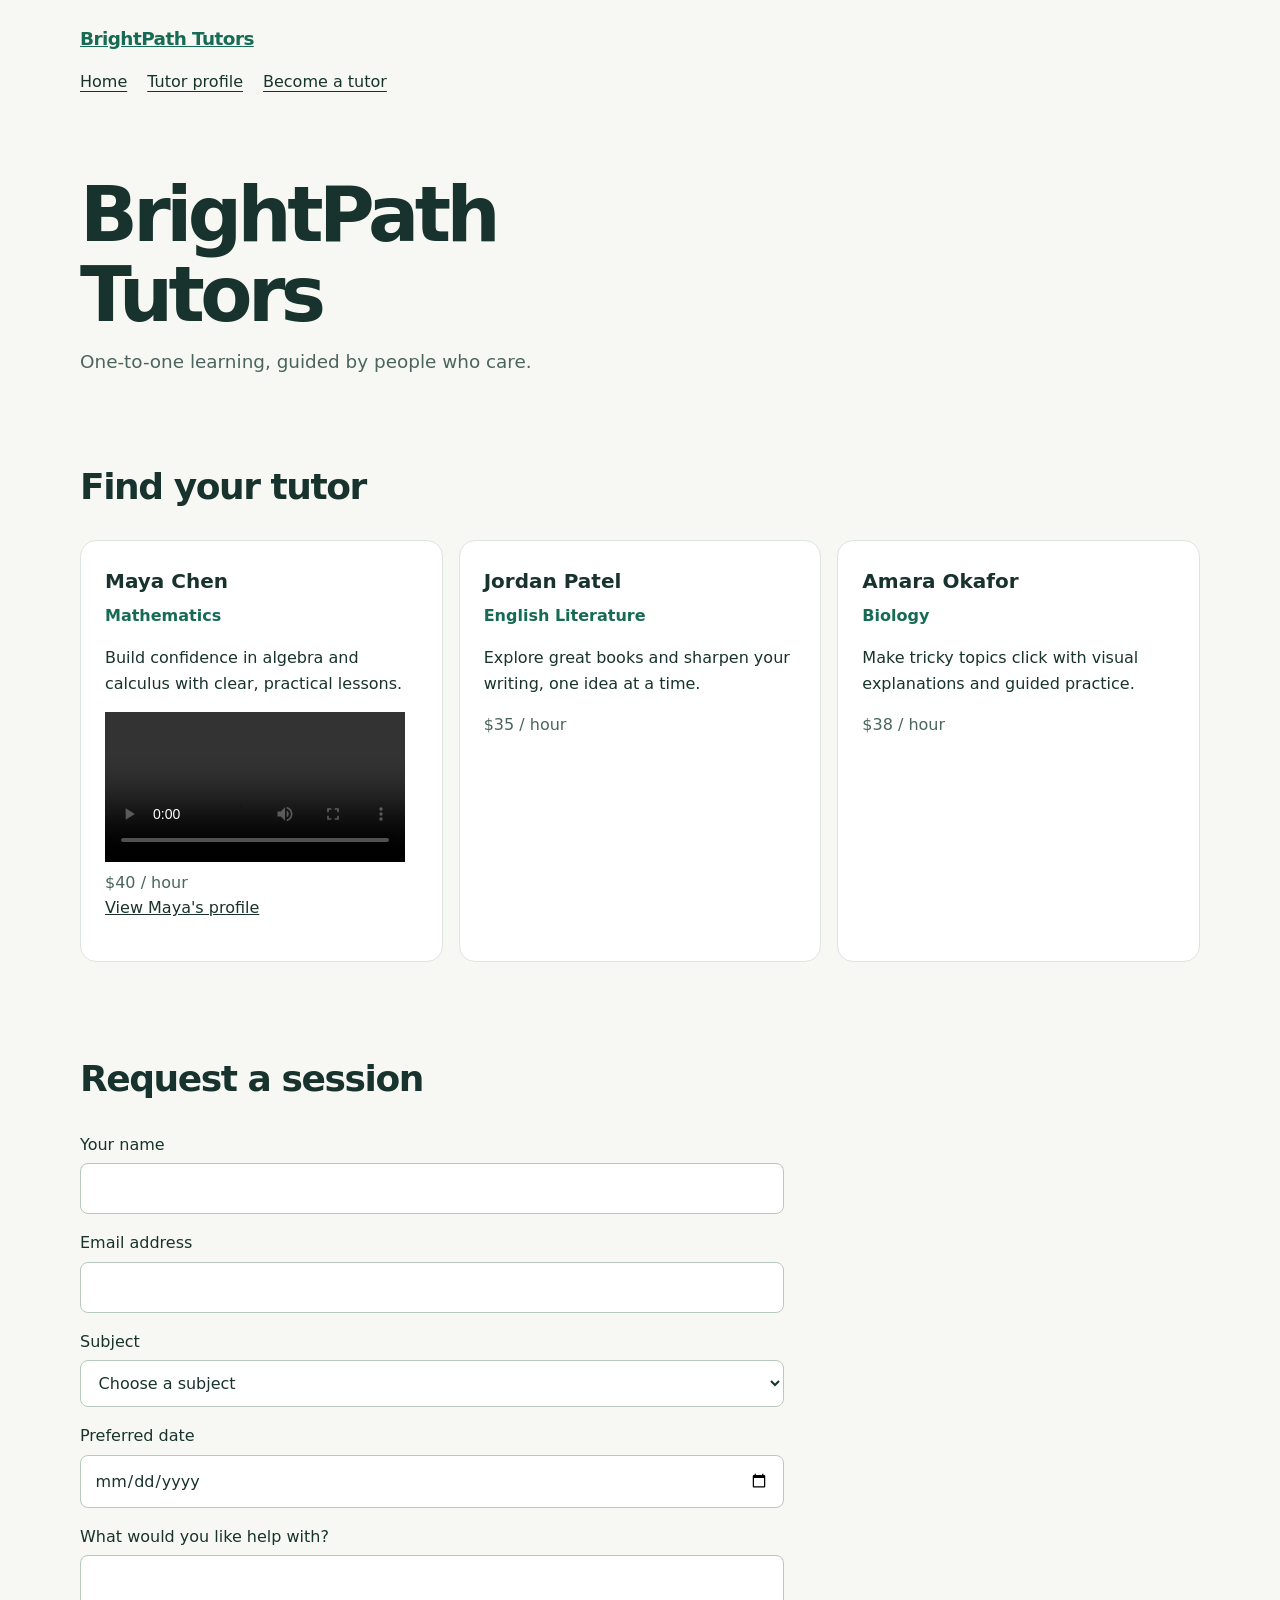
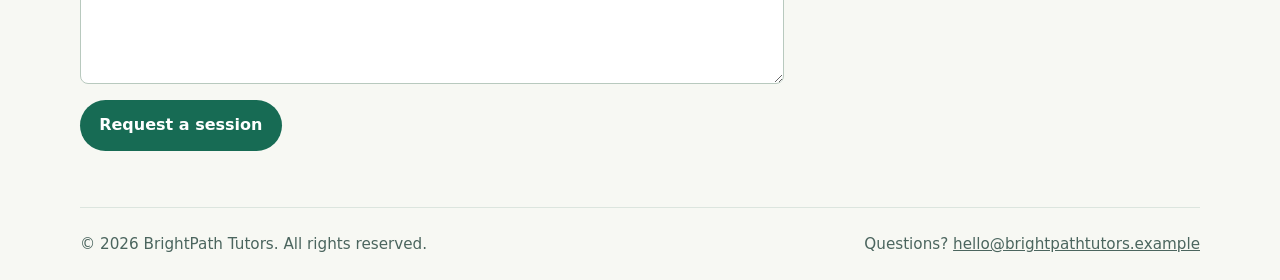
<file: index.html>
<!DOCTYPE html>
<html lang="en">
  <head>
    <meta charset="utf-8">
    <meta name="viewport" content="width=device-width, initial-scale=1">
    <meta name="description" content="Find a friendly expert tutor and book a one-to-one learning session.">
    <title>BrightPath Tutors — Learn with confidence</title>
    <link rel="stylesheet" href="style.css">
  </head>
  <body>
    <header class="site-header">
      <a class="brand" href="index.html">BrightPath Tutors</a>
      <nav class="site-nav" aria-label="Main navigation">
        <a href="index.html" aria-current="page">Home</a>
        <a href="tutor.html">Tutor profile</a>
        <a href="become-a-tutor.html">Become a tutor</a>
      </nav>
    </header>

    <main id="home">
      <div class="intro">
        <h1>BrightPath Tutors</h1>
        <p class="tagline">One-to-one learning, guided by people who care.</p>
      </div>

      <section id="tutors" aria-labelledby="tutors-heading">
        <h2 class="section-heading" id="tutors-heading">Find your tutor</h2>
        <div class="tutor-grid">
          <article class="tutor-card">
            <h3>Maya Chen</h3>
            <p class="subject">Mathematics</p>
            <p>Build confidence in algebra and calculus with clear, practical lessons.</p>
            <video controls preload="metadata" aria-label="Maya Chen's tutor introduction video">
    <source
        src="https://interactive-examples.mdn.mozilla.net/media/cc0-videos/flower.mp4"
        type="video/mp4"
    >
    Your browser does not support HTML5 video.
</video>

            <p class="rate">$40 / hour</p>
            <p><a href="tutor.html">View Maya's profile</a></p>
          </article>
          <article class="tutor-card">
            <h3>Jordan Patel</h3>
            <p class="subject">English Literature</p>
            <p>Explore great books and sharpen your writing, one idea at a time.</p>
            <p class="rate">$35 / hour</p>
          </article>
          <article class="tutor-card">
            <h3>Amara Okafor</h3>
            <p class="subject">Biology</p>
            <p>Make tricky topics click with visual explanations and guided practice.</p>
            <p class="rate">$38 / hour</p>
          </article>
        </div>
      </section>

      <section class="booking-section" id="booking" aria-labelledby="booking-heading">
        <h2 class="section-heading" id="booking-heading">Request a session</h2>
        <form class="booking-form" action="#" method="get">
          <div class="form-field">
            <label for="student-name">Your name</label>
            <input id="student-name" name="name" type="text" autocomplete="name" required>
          </div>
          <div class="form-field">
            <label for="student-email">Email address</label>
            <input id="student-email" name="email" type="email" autocomplete="email" required>
          </div>
          <div class="form-field">
            <label for="subject">Subject</label>
            <select id="subject" name="subject" required>
              <option value="">Choose a subject</option>
              <option value="mathematics">Mathematics</option>
              <option value="english-literature">English Literature</option>
              <option value="biology">Biology</option>
            </select>
          </div>
          <div class="form-field">
            <label for="session-date">Preferred date</label>
            <input id="session-date" name="date" type="date" required>
          </div>
          <div class="form-field">
            <label for="message">What would you like help with?</label>
            <textarea id="message" name="message" rows="4"></textarea>
          </div>
          <button type="submit">Request a session</button>
        </form>
      </section>
    </main>

    <footer class="site-footer" id="contact">
      <p>&copy; 2026 BrightPath Tutors. All rights reserved.</p>
      <p>Questions? <a href="mailto:hello@brightpathtutors.example">hello@brightpathtutors.example</a></p>
    </footer>
  </body>
</html>
</file>
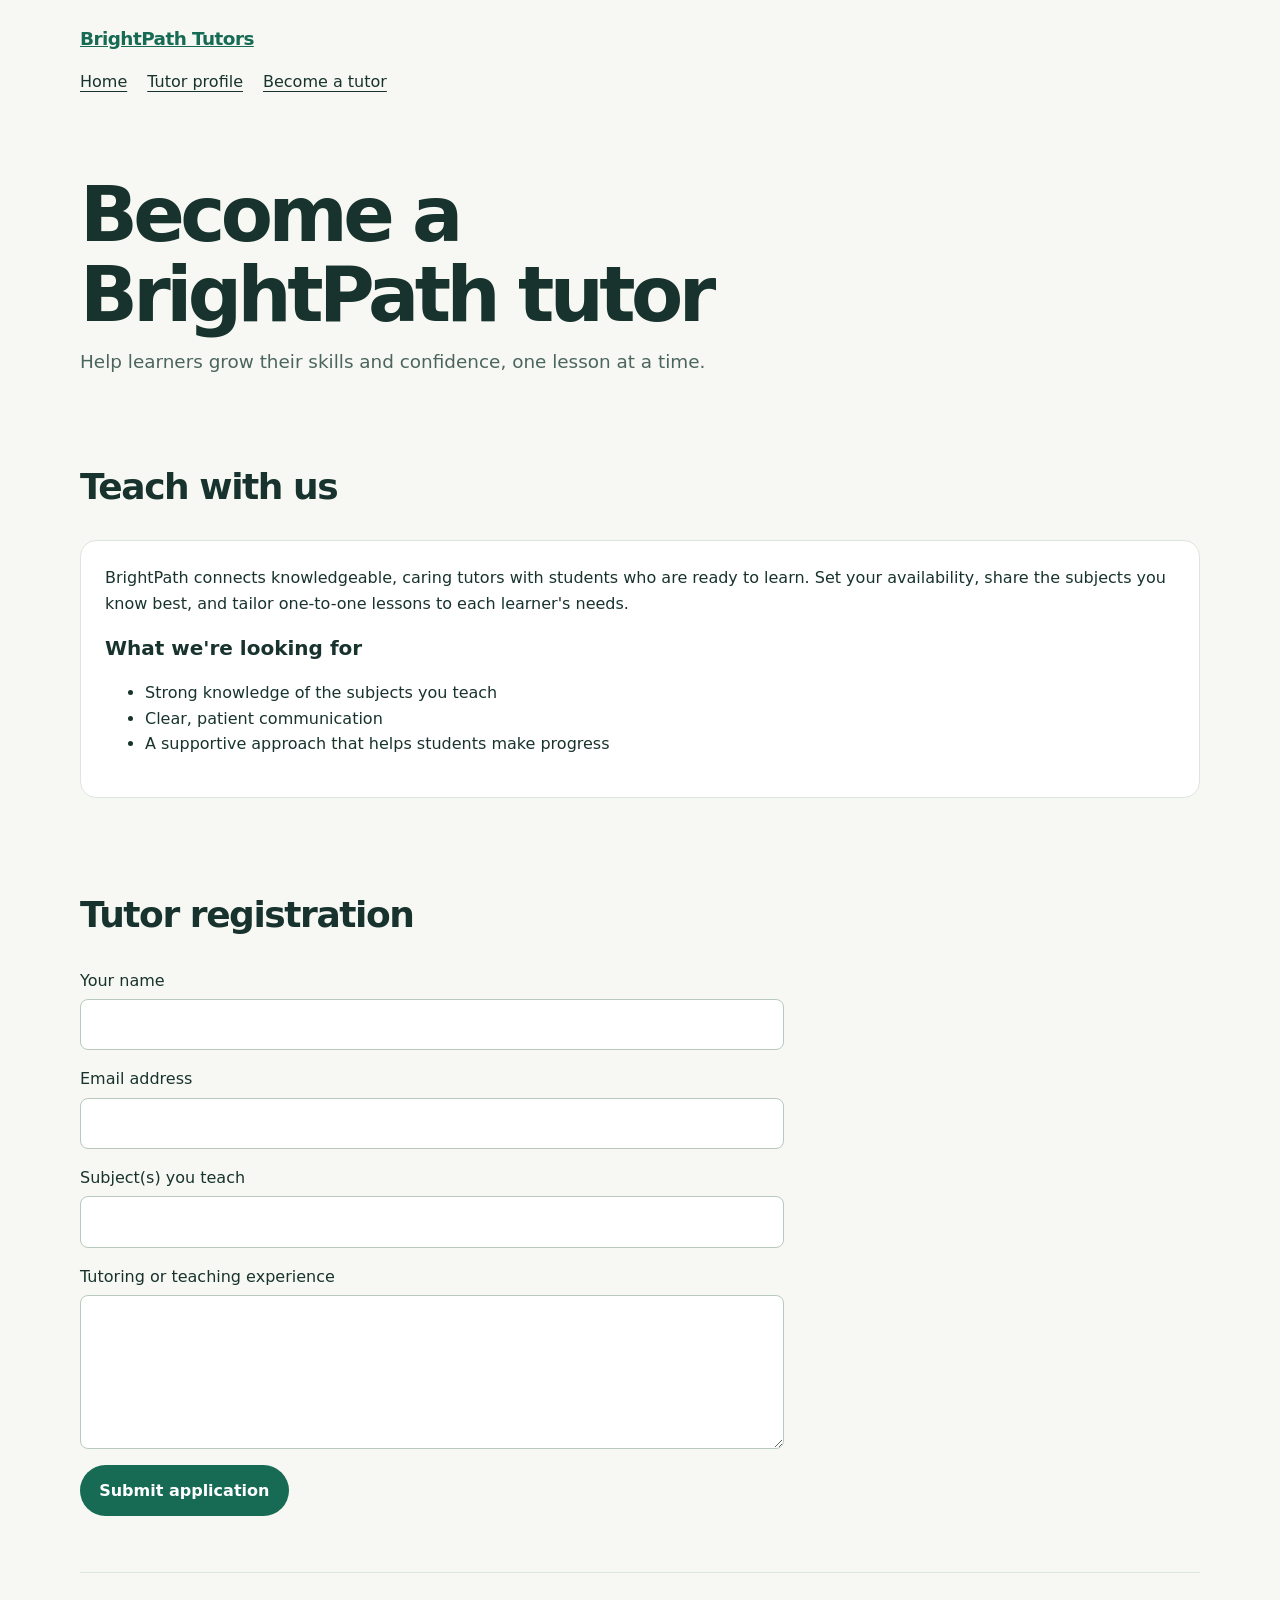
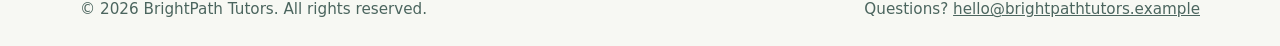
<file: become-a-tutor.html>
<!DOCTYPE html>
<html lang="en">
  <head>
    <meta charset="utf-8">
    <meta name="viewport" content="width=device-width, initial-scale=1">
    <meta name="description" content="Share your expertise with BrightPath Tutors. Learn about teaching with us and apply to become a tutor.">
    <title>Become a Tutor — BrightPath Tutors</title>
    <link rel="stylesheet" href="style.css">
  </head>
  <body>
    <header class="site-header">
      <a class="brand" href="index.html">BrightPath Tutors</a>
      <nav class="site-nav" aria-label="Main navigation">
        <a href="index.html">Home</a>
        <a href="tutor.html">Tutor profile</a>
        <a href="become-a-tutor.html" aria-current="page">Become a tutor</a>
      </nav>
    </header>

    <main>
      <div class="intro">
        <h1>Become a BrightPath tutor</h1>
        <p class="tagline">Help learners grow their skills and confidence, one lesson at a time.</p>
      </div>

      <section aria-labelledby="teach-heading">
        <h2 class="section-heading" id="teach-heading">Teach with us</h2>
        <div class="tutor-card">
          <p>BrightPath connects knowledgeable, caring tutors with students who are ready to learn. Set your availability, share the subjects you know best, and tailor one-to-one lessons to each learner's needs.</p>
          <h3>What we're looking for</h3>
          <ul>
            <li>Strong knowledge of the subjects you teach</li>
            <li>Clear, patient communication</li>
            <li>A supportive approach that helps students make progress</li>
          </ul>
        </div>
      </section>

      <section class="booking-section" aria-labelledby="application-heading">
        <h2 class="section-heading" id="application-heading">Tutor registration</h2>
        <form class="booking-form" action="#" method="get">
          <div class="form-field">
            <label for="tutor-name">Your name</label>
            <input id="tutor-name" name="name" type="text" autocomplete="name" required>
          </div>
          <div class="form-field">
            <label for="tutor-email">Email address</label>
            <input id="tutor-email" name="email" type="email" autocomplete="email" required>
          </div>
          <div class="form-field">
            <label for="tutor-subject">Subject(s) you teach</label>
            <input id="tutor-subject" name="subjects" type="text" required>
          </div>
          <div class="form-field">
            <label for="tutor-experience">Tutoring or teaching experience</label>
            <textarea id="tutor-experience" name="experience" rows="5" required></textarea>
          </div>
          <button type="submit">Submit application</button>
        </form>
      </section>
    </main>

    <footer class="site-footer" id="contact">
      <p>&copy; 2026 BrightPath Tutors. All rights reserved.</p>
      <p>Questions? <a href="mailto:hello@brightpathtutors.example">hello@brightpathtutors.example</a></p>
    </footer>
  </body>
</html>
</file>
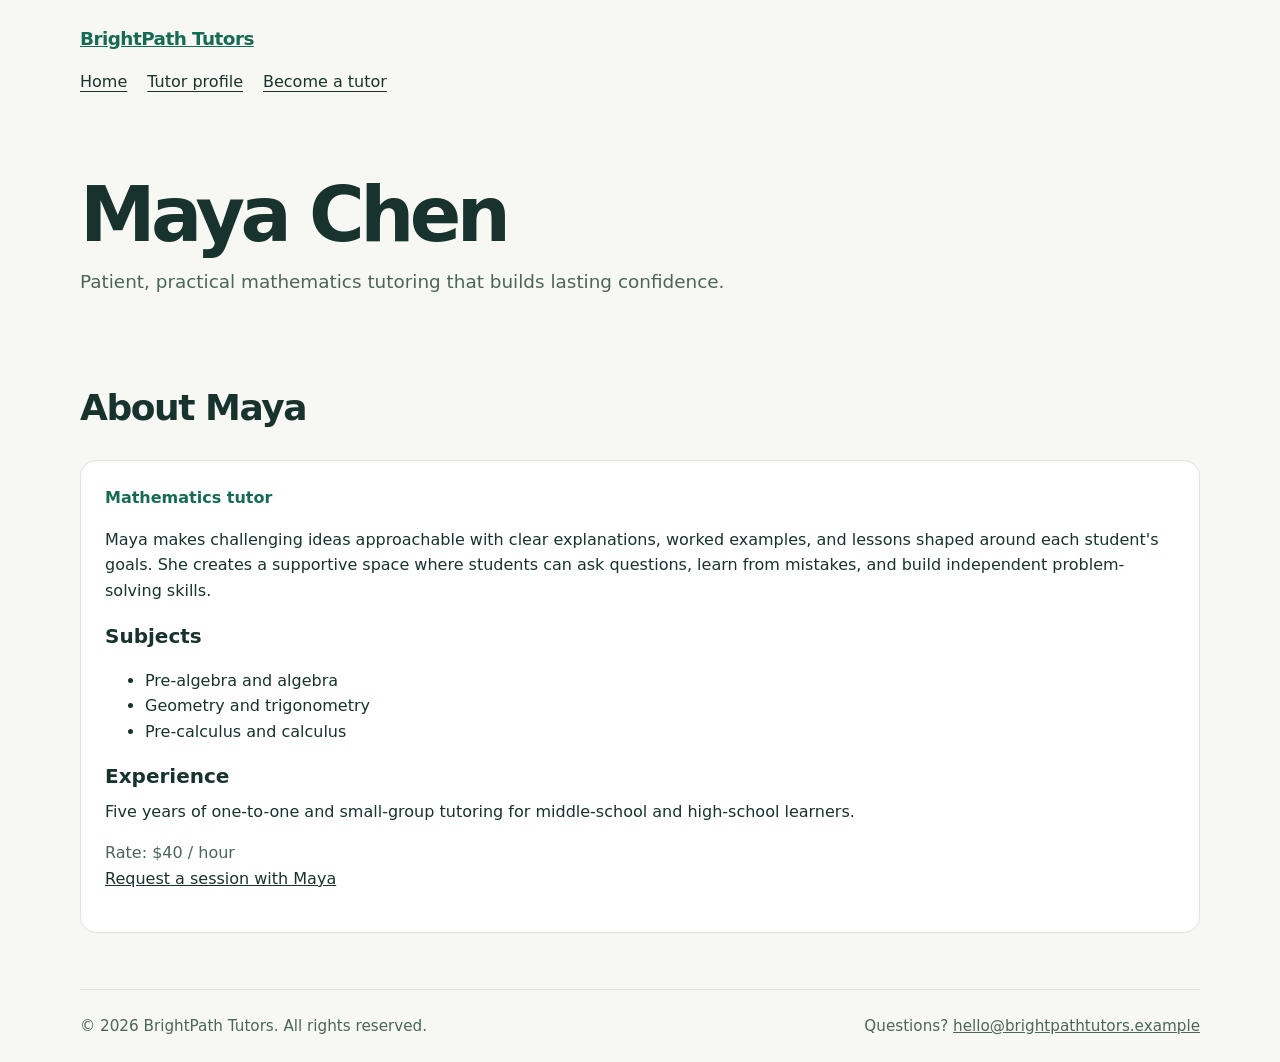
<file: tutor.html>
<!DOCTYPE html>
<html lang="en">
  <head>
    <meta charset="utf-8">
    <meta name="viewport" content="width=device-width, initial-scale=1">
    <meta name="description" content="Meet Maya Chen, a mathematics tutor helping students build confidence in algebra and calculus.">
    <title>Maya Chen — BrightPath Tutors</title>
    <link rel="stylesheet" href="style.css">
  </head>
  <body>
    <header class="site-header">
      <a class="brand" href="index.html">BrightPath Tutors</a>
      <nav class="site-nav" aria-label="Main navigation">
        <a href="index.html">Home</a>
        <a href="tutor.html" aria-current="page">Tutor profile</a>
        <a href="become-a-tutor.html">Become a tutor</a>
      </nav>
    </header>

    <main>
      <div class="intro">
        <h1>Maya Chen</h1>
        <p class="tagline">Patient, practical mathematics tutoring that builds lasting confidence.</p>
      </div>

      <section aria-labelledby="about-maya-heading">
        <h2 class="section-heading" id="about-maya-heading">About Maya</h2>
        <article class="tutor-card">
          <p class="subject">Mathematics tutor</p>
          <p>Maya makes challenging ideas approachable with clear explanations, worked examples, and lessons shaped around each student's goals. She creates a supportive space where students can ask questions, learn from mistakes, and build independent problem-solving skills.</p>
          <h3>Subjects</h3>
          <ul>
            <li>Pre-algebra and algebra</li>
            <li>Geometry and trigonometry</li>
            <li>Pre-calculus and calculus</li>
          </ul>
          <h3>Experience</h3>
          <p>Five years of one-to-one and small-group tutoring for middle-school and high-school learners.</p>
          <p class="rate">Rate: $40 / hour</p>
          <p><a href="index.html#booking">Request a session with Maya</a></p>
        </article>
      </section>
    </main>

    <footer class="site-footer" id="contact">
      <p>&copy; 2026 BrightPath Tutors. All rights reserved.</p>
      <p>Questions? <a href="mailto:hello@brightpathtutors.example">hello@brightpathtutors.example</a></p>
    </footer>
  </body>
</html>
</file>
<file: style.css>
:root {
  color-scheme: light;
  font-family: Inter, ui-sans-serif, system-ui, -apple-system, BlinkMacSystemFont, "Segoe UI", sans-serif;
  color: #18332d;
  background: #f7f8f3;
  font-synthesis: none;
  text-rendering: optimizeLegibility;
}

* {
  box-sizing: border-box;
}

body {
  margin: 0;
  line-height: 1.6;
}

a {
  color: inherit;
}

.site-header,
main,
.site-footer {
  width: min(100% - 2rem, 70rem);
  margin-inline: auto;
}

.site-header {
  padding-block: 1.5rem 3rem;
}

.brand {
  color: #176b54;
  font-size: 1.15rem;
  font-weight: 800;
  letter-spacing: -0.03em;
}

.site-nav {
  display: flex;
  flex-wrap: wrap;
  gap: 1.25rem;
  margin-top: 1rem;
}

.site-nav a {
  text-decoration-thickness: 1px;
  text-underline-offset: 0.25em;
}

.intro {
  max-width: 44rem;
  padding-block: 2rem;
}

h1,
h2,
h3,
p {
  margin-top: 0;
}

h1 {
  max-width: 12ch;
  margin-bottom: 0.75rem;
  font-size: clamp(2.5rem, 7vw, 4.75rem);
  line-height: 1.05;
  letter-spacing: -0.06em;
}

.tagline {
  color: #4b655e;
  font-size: 1.15rem;
}

section {
  padding-block: 2rem 3.5rem;
}

.section-heading {
  margin-bottom: 1.5rem;
  font-size: clamp(1.75rem, 4vw, 2.25rem);
  letter-spacing: -0.04em;
}

.tutor-grid {
  display: grid;
  grid-template-columns: repeat(auto-fit, minmax(min(100%, 15rem), 1fr));
  gap: 1rem;
}

.tutor-card {
  padding: 1.5rem;
  border: 1px solid #dce5de;
  border-radius: 1rem;
  background: #fff;
}

.tutor-card h3 {
  margin-bottom: 0.4rem;
  font-size: 1.25rem;
}

.subject {
  color: #176b54;
  font-weight: 700;
}

.rate {
  margin-bottom: 0;
  color: #4b655e;
}

.booking-section {
  max-width: 44rem;
}

.booking-form {
  display: grid;
  gap: 1rem;
}

.form-field {
  display: grid;
  gap: 0.35rem;
}

input,
select,
textarea {
  width: 100%;
  padding: 0.75rem 0.85rem;
  border: 1px solid #b8c9be;
  border-radius: 0.5rem;
  background: #fff;
  color: inherit;
  font: inherit;
}

input:focus,
select:focus,
textarea:focus,
button:focus-visible,
a:focus-visible {
  outline: 3px solid #f2bd58;
  outline-offset: 3px;
}

textarea {
  min-height: 7rem;
  resize: vertical;
}

button {
  justify-self: start;
  padding: 0.8rem 1.2rem;
  border: 0;
  border-radius: 99rem;
  background: #176b54;
  color: #fff;
  font: inherit;
  font-weight: 700;
  cursor: pointer;
}

.site-footer {
  display: flex;
  flex-wrap: wrap;
  justify-content: space-between;
  gap: 0.5rem 2rem;
  padding-block: 1.5rem;
  border-top: 1px solid #dce5de;
  color: #4b655e;
  font-size: 0.95rem;
}

.site-footer p {
  margin-bottom: 0;
}
</file>
